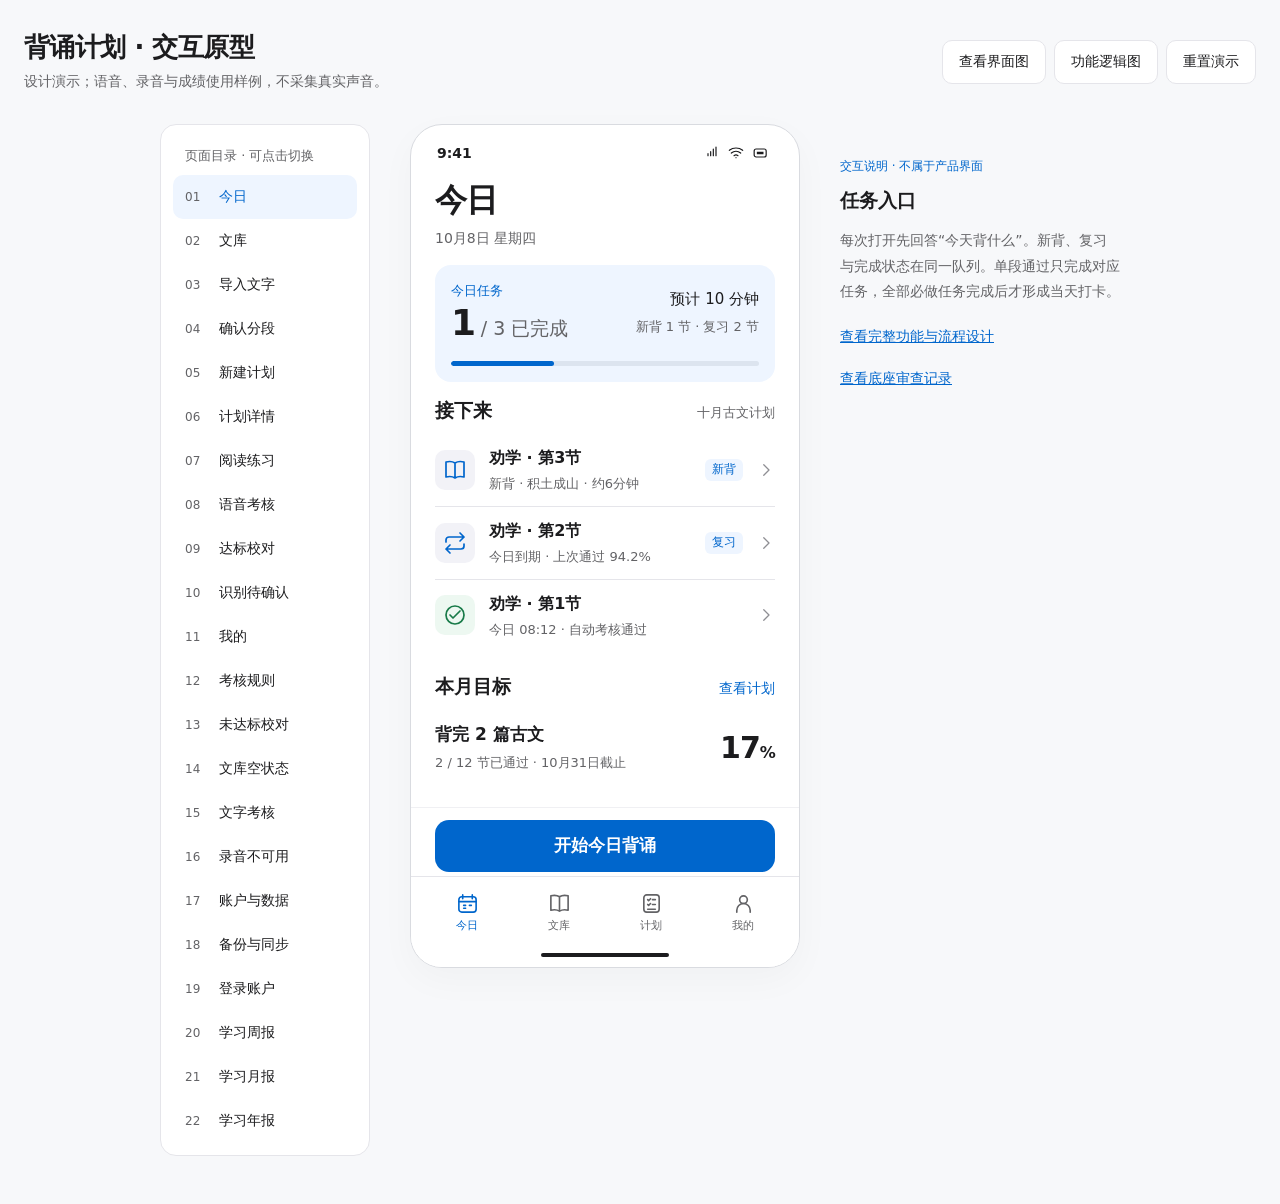
<file: ui/index.html>
<!doctype html>
<html lang="zh-CN">
<head>
  <meta charset="UTF-8">
  <meta name="viewport" content="width=device-width, initial-scale=1">
  <meta name="color-scheme" content="light">
  <title>背诵计划</title>
  <link rel="stylesheet" href="../docs/design-system/tokens.css">
  <link rel="stylesheet" href="styles.css">
</head>
<body>
  <div id="app"></div>
  <script defer src="app.js"></script>
</body>
</html>
</file>
<file: docs/design-system/tokens.css>
:root {
  --bg:#fff; --grouped:#f2f2f7; --surface:#fff; --text:#1c1c1e; --secondary:#636366; --line:#e5e5ea;
  --accent:#0066cc; --accent-soft:#eef5ff; --success:#187a48; --success-soft:#edf8f1;
  --warning:#8b5700; --warning-soft:#fff6e6; --error:#b42318; --error-soft:#fff0ee;
  --font:system-ui,-apple-system,BlinkMacSystemFont,"PingFang SC","Microsoft YaHei",sans-serif;
  --display:32px; --heading:22px; --body:17px; --reading:20px; --label:15px; --caption:13px;
  --s1:4px; --s2:8px; --s3:12px; --s4:16px; --s5:20px; --s6:24px; --s8:32px; --s10:40px;
  --inset:24px; --section-gap:24px; --input-radius:10px; --panel-radius:16px; --sheet-radius:24px;
  --chart-height:96px; --chart-column-width:54px; --chart-bar-width:22px;
  --touch:44px; --primary-height:52px; --feedback:120ms; --transition:200ms;
}

/* 0.2.3: 日期与提醒时间共用系统底部选择器；Flutter Design 映射。 */
:root { --picker-sheet-height: 330px; }

/* 0.2.4: 七列月历铺满宽度，单格触控与 Flutter Design 对齐。 */
:root { --calendar-cell-height: 72px; --small-gap: 8px; }
:root { --comparison-wide-width: 600px; --growth-illustration-size: 120px; }
</file>
<file: ui/styles.css>
*{box-sizing:border-box}body{margin:0;background:#f7f8fa;color:var(--text);font-family:var(--font);font-size:var(--body);-webkit-font-smoothing:antialiased}button,input,textarea,select{font:inherit}button{cursor:pointer}button:focus-visible,a:focus-visible,input:focus-visible,textarea:focus-visible,select:focus-visible{outline:3px solid var(--accent);outline-offset:3px}button{border:0;background:none;color:inherit}a{color:var(--accent)}svg{width:24px;height:24px;stroke:currentColor;fill:none;stroke-width:1.7;stroke-linecap:round;stroke-linejoin:round;flex-shrink:0}button:disabled{opacity:.4;cursor:default}h1,h2,h3,p{margin:0}h1{font-size:var(--display);letter-spacing:-.035em;line-height:1.2;font-weight:750}h2{font-size:var(--heading);line-height:1.3;font-weight:650}h3{font-size:var(--body);line-height:1.4;font-weight:650}.muted{color:var(--secondary)}.small{font-size:var(--caption);line-height:1.5}.label{font-size:var(--label);line-height:1.45}.blue{color:var(--accent)}.green{color:var(--success)}.orange{color:var(--warning)}.red{color:var(--error)}.numeric{font-variant-numeric:tabular-nums}.presentation-header{max-width:1320px;margin:auto;padding:32px 24px 20px;display:flex;justify-content:space-between;align-items:center;gap:24px}.presentation-header h1{font-size:26px;letter-spacing:-.02em}.presentation-header p{font-size:14px;color:var(--secondary);margin-top:8px;line-height:1.5}.presentation-actions{display:flex;gap:8px;flex-wrap:wrap}.presentation-actions button{background:#fff;border:1px solid var(--line);padding:12px 16px;border-radius:10px;font-size:14px;min-height:44px}.prototype-layout{display:grid;grid-template-columns:210px 390px 280px;gap:40px;justify-content:center;align-items:start;padding:12px 24px 48px}.designer-nav{background:#fff;border:1px solid var(--line);border-radius:16px;padding:12px}.designer-nav p{font-size:13px;color:var(--secondary);padding:10px 12px}.designer-nav button{display:flex;gap:12px;align-items:center;width:100%;text-align:left;font-size:14px;min-height:44px;border-radius:10px;padding:10px 12px}.designer-nav button span{font-size:12px;color:var(--secondary);width:22px}.designer-nav button.active{background:var(--accent-soft);color:var(--accent)}.logic-notes{padding-top:16px}.logic-notes h2{font-size:19px}.logic-notes p{font-size:14px;color:var(--secondary);line-height:1.8;margin-top:16px}.logic-notes .note-label{font-size:12px;color:var(--accent);margin-bottom:10px}.logic-notes a{display:block;font-size:14px;margin-top:24px}.phone{width:390px;height:844px;background:var(--bg);border:1px solid #d9dbe0;border-radius:32px;display:flex;flex-direction:column;overflow:hidden;box-shadow:0 12px 36px #1c1c1e08;position:relative}.statusbar{height:44px;flex-shrink:0;display:flex;align-items:center;justify-content:space-between;padding:12px 26px 0;font-size:14px;font-weight:650}.status-icons{display:flex;align-items:center;gap:6px}.status-icons svg{width:16px;height:16px;stroke-width:1.8}.status-icons .battery{width:23px}.toolbar{height:48px;display:flex;justify-content:space-between;align-items:center;padding:0 12px;flex-shrink:0}.toolbar .back{display:flex;align-items:center;color:var(--accent);font-size:16px;min-height:44px;padding:0 4px;gap:2px}.toolbar .back svg{width:22px}.toolbar strong{font-size:17px;font-weight:650}.toolbar .right{color:var(--accent);font-size:15px;padding:10px 12px;min-width:60px;min-height:44px}.large-header{padding:20px var(--inset) 20px;flex-shrink:0}.header-row{display:flex;justify-content:space-between;align-items:center}.header-row button{color:var(--accent);width:44px;height:44px;display:grid;place-items:center;margin-right:-8px}.large-header .subtitle{margin-top:8px;font-size:14px;line-height:1.5;color:var(--secondary)}.scroll-body{flex:1;min-height:0;overflow-y:auto;overflow-x:hidden;padding:0 var(--inset) 16px;scrollbar-width:none}.scroll-body::-webkit-scrollbar{display:none}.scroll-body.grouped{background:var(--grouped);padding-top:20px}.section{margin-bottom:24px}.section-heading{display:flex;justify-content:space-between;align-items:baseline;margin-bottom:12px;gap:12px}.section-heading h2{font-size:19px}.section-heading button{font-size:14px;color:var(--accent);min-height:44px;padding:0}.panel{background:var(--grouped);border-radius:var(--panel-radius);padding:20px}.panel.white{background:#fff}.panel.tint{background:var(--accent-soft)}.panel.success{background:var(--success-soft)}.panel.warning{background:var(--warning-soft)}.panel p{line-height:1.6}.horizontal{display:flex;justify-content:space-between;align-items:center;gap:12px}.summary-number{font-size:36px;letter-spacing:-.035em;font-weight:700;line-height:1.2}.summary-number small{font-size:19px;color:var(--secondary);font-weight:400;letter-spacing:0}.progress{width:100%;height:5px;border-radius:99px;background:#dce4ef;overflow:hidden;margin-top:16px}.progress>span{height:100%;display:block;background:var(--accent);border-radius:inherit}.list{display:flex;flex-direction:column}.list-row{display:flex;gap:14px;align-items:center;min-height:76px;width:100%;padding:16px 0;text-align:left;border-bottom:1px solid var(--line)}.list-row:last-child{border-bottom:0}.row-icon{width:40px;height:40px;border-radius:10px;background:var(--grouped);display:grid;place-items:center;color:var(--accent);flex-shrink:0}.row-icon.green{color:var(--success);background:var(--success-soft)}.row-content{flex:1;min-width:0}.row-content h3{font-size:16px;line-height:1.45}.row-content p{font-size:13px;color:var(--secondary);margin-top:5px;line-height:1.5}.row-chevron{color:#8e8e93;width:18px}.badge{display:inline-flex;align-items:center;gap:4px;border-radius:6px;padding:3px 7px;font-size:12px;line-height:1.3;background:var(--accent-soft);color:var(--accent);white-space:nowrap}.badge.green{color:var(--success);background:var(--success-soft)}.badge.orange{color:var(--warning);background:var(--warning-soft)}.primary,.secondary-button{display:flex;align-items:center;justify-content:center;gap:8px;width:100%;min-height:var(--primary-height);border-radius:14px;font-size:17px;font-weight:600;padding:12px 14px;line-height:1.4}.primary{background:var(--accent);color:#fff}.primary svg{width:21px}.secondary-button{background:var(--grouped);color:var(--accent)}.text-button{min-height:44px;padding:10px;color:var(--accent);font-size:15px;width:100%;text-align:center}.bottom-action{padding:12px var(--inset) 4px;background:#fff;border-top:1px solid #f0f0f3;flex-shrink:0}.bottom-action .small{text-align:center;margin:8px 0;color:var(--secondary)}.home-indicator{height:25px;display:flex;align-items:center;justify-content:center;background:#fff;flex-shrink:0}.home-indicator:after{content:"";width:128px;height:4px;background:#1c1c1e;border-radius:99px}.bottom-tabs{display:flex;height:66px;border-top:1px solid var(--line);padding:8px 10px 2px;background:#fff;flex-shrink:0}.bottom-tabs button{flex:1;display:flex;flex-direction:column;justify-content:center;align-items:center;gap:3px;color:var(--secondary);font-size:11px;min-height:44px}.bottom-tabs button svg{width:23px;height:23px}.bottom-tabs button.selected{color:var(--accent)}.searchbox{display:flex;align-items:center;gap:9px;border-radius:10px;background:var(--grouped);padding:11px 12px;margin-bottom:20px}.searchbox svg{color:#75757a;width:19px;height:19px}.searchbox input{width:100%;border:0;outline:0;background:transparent;color:var(--text);font-size:15px}.segmented{display:flex;padding:3px;background:var(--grouped);border-radius:10px;margin:14px 0 20px}.segmented button{flex:1;min-height:35px;padding:8px 4px;font-size:14px;border-radius:8px;color:var(--secondary)}.segmented button.selected{background:#fff;color:var(--text);box-shadow:0 1px 4px #00000012}.field{margin-bottom:18px}.field>label{display:block;font-size:14px;font-weight:600;margin-bottom:9px}.field input,.field textarea,.field select{width:100%;border:1px solid var(--line);border-radius:var(--input-radius);background:#fff;padding:13px 12px;color:var(--text);font-size:16px;line-height:1.6}.field textarea{resize:vertical;min-height:220px}.field .small{margin-top:7px;color:var(--secondary)}.field-row{display:grid;grid-template-columns:1fr 1fr;gap:12px}.field-row .field input{font-size:14px;min-height:48px}.form-list{background:var(--grouped);border-radius:var(--panel-radius);padding:0 16px}.form-row{display:flex;align-items:center;justify-content:space-between;min-height:55px;padding:12px 0;gap:12px;border-bottom:1px solid var(--line);font-size:15px}.form-row:last-child{border:0}.form-row .value{color:var(--secondary);text-align:right;font-size:14px}.form-row .value.blue{color:var(--accent)}.form-row button{min-height:44px;display:flex;align-items:center;gap:3px;color:var(--accent);font-size:14px}.form-row svg{width:17px}.count-pill{display:inline-flex;align-items:center;justify-content:center;width:30px;height:30px;border-radius:8px;background:var(--grouped);font-size:14px;font-weight:600;flex-shrink:0}.paragraph-item{padding:17px 0;border-bottom:1px solid var(--line)}.paragraph-item .item-heading{display:flex;align-items:center;gap:10px;margin-bottom:9px}.paragraph-item .item-heading h3{font-size:16px;flex:1}.paragraph-item .small{color:var(--secondary)}.paragraph-item p{font-size:16px;line-height:1.8}.paragraph-item .paragraph-actions{display:flex;justify-content:flex-end;gap:16px;margin-top:5px}.paragraph-item .paragraph-actions button{font-size:13px;color:var(--accent);min-height:32px;padding:4px}.info-strip{background:var(--accent-soft);border-radius:10px;padding:12px 14px;font-size:13px;line-height:1.6;color:#355570;margin-bottom:18px}.week{display:flex;justify-content:space-between;gap:4px;margin:12px 0 16px}.week button{width:37px;height:37px;border-radius:50%;border:1px solid var(--line);font-size:14px;background:#fff}.week button.selected{background:var(--accent);color:#fff;border-color:var(--accent)}.calendar{display:grid;grid-template-columns:repeat(7,1fr);gap:5px;text-align:center;font-size:14px}.calendar .weekday{font-size:12px;color:var(--secondary);padding:3px}.calendar .day{height:32px;display:grid;place-items:center;position:relative}.calendar .day.planned:after{content:"";position:absolute;bottom:0;width:3px;height:3px;border-radius:50%;background:var(--accent)}.calendar .day.today{background:var(--accent);color:#fff;border-radius:50%;width:32px;margin:auto}.calendar .day.done{color:var(--success)}.calendar .day.done:after{background:var(--success)}.reading{font-size:var(--reading);line-height:1.9;letter-spacing:.015em;margin:20px 0 24px}.reading p+p{margin-top:20px}.reading .mask{background:var(--grouped);color:transparent;border-radius:3px;user-select:none}.reading-title{text-align:center;margin:22px 0}.reading-title h2{font-size:23px}.reading-title p{margin-top:8px;font-size:14px;color:var(--secondary)}.reading-toolbar{display:flex;justify-content:space-between;margin:0 -3px}.reading-toolbar button{display:flex;flex-direction:column;align-items:center;gap:7px;padding:12px;min-width:74px;color:var(--accent);font-size:13px;min-height:60px}.record-title{text-align:center;margin:26px 0 10px}.record-title h2{font-size:22px}.record-title p{font-size:14px;color:var(--secondary);margin-top:8px}.record-indicator{display:flex;justify-content:center;gap:7px;align-items:center;font-size:14px;color:var(--accent);margin-top:24px}.record-indicator .dot{width:7px;height:7px;border-radius:50%;background:var(--accent)}.record-time{font-size:52px;font-weight:650;letter-spacing:-.03em;text-align:center;margin:12px 0 16px;font-variant-numeric:tabular-nums}.waveform{display:flex;align-items:center;justify-content:center;gap:4px;height:60px;margin:0 0 28px;color:var(--accent)}.waveform i{display:block;width:3px;border-radius:9px;background:currentColor;max-height:60px;opacity:.85}.record-progress{border-top:1px solid var(--line);border-bottom:1px solid var(--line);padding:18px 0;margin-top:20px}.record-tip{font-size:14px;line-height:1.75;color:var(--secondary);text-align:center;margin:16px 6px}.inline-switch{display:flex;justify-content:space-between;align-items:center;gap:12px;padding:15px 0;font-size:14px;border-bottom:1px solid var(--line)}.switch{width:44px;height:26px;background:#d1d1d6;border-radius:99px;padding:2px;display:flex;align-items:center;flex-shrink:0;min-height:26px}.switch:after{content:"";background:white;width:22px;height:22px;border-radius:50%;box-shadow:0 1px 3px #0002}.switch.on{background:var(--success);justify-content:flex-end}.score-hero{text-align:center;padding:23px 0 20px}.score-hero .status-title{display:flex;justify-content:center;align-items:center;gap:7px;font-size:17px;font-weight:600}.score-hero .status-title svg{width:23px}.score-hero .score{font-size:58px;line-height:1.15;letter-spacing:-.045em;font-weight:700;margin-top:10px;font-variant-numeric:tabular-nums}.score-hero .score small{font-size:24px;font-weight:500;letter-spacing:0}.score-hero .score-caption{font-size:13px;color:var(--secondary);margin-top:5px}.rule-line{display:flex;align-items:center;justify-content:space-between;gap:12px;font-size:14px;padding:9px 0}.rule-line svg{width:17px;height:17px}.rule-value{display:flex;align-items:center;gap:6px;font-weight:550;font-variant-numeric:tabular-nums}.diff{font-size:18px;line-height:1.9;margin-top:14px}.diff .miss{background:var(--error-soft);color:var(--error);text-decoration:underline;text-decoration-style:dotted;text-underline-offset:5px;padding:0 2px;border-radius:3px}.diff .uncertain{background:var(--warning-soft);color:var(--warning);border-bottom:1px dashed var(--warning);padding:0 2px}.diff-legend{display:flex;gap:12px;font-size:12px;color:var(--secondary);margin-top:14px}.diff-legend span{display:flex;gap:4px;align-items:center}.legend-dot{width:8px;height:8px;border-radius:2px;background:var(--error-soft);border:1px solid #d88982}.playback{display:flex;align-items:center;gap:12px;background:var(--grouped);border-radius:12px;padding:12px;margin:16px 0}.playback button{width:40px;height:40px;display:grid;place-items:center;background:#fff;border-radius:50%;color:var(--accent);flex-shrink:0}.playback .track{height:3px;background:#d5d5db;flex:1;border-radius:9px}.playback .track span{display:block;height:3px;width:36%;background:var(--accent)}.playback .small{font-variant-numeric:tabular-nums}.review-pair{display:flex;gap:12px;justify-content:space-between;align-items:center;margin:14px 0}.review-pair>div{flex:1;padding:14px 12px;background:var(--grouped);border-radius:10px;text-align:center}.review-pair .word{font-size:24px;font-weight:550;margin-top:6px}.review-pair .uncertain{background:var(--warning-soft)}.stat-grid{display:grid;grid-template-columns:1fr 1fr;gap:16px 24px;padding:4px 0}.stat-grid .stat-number{font-size:30px;font-weight:650;font-variant-numeric:tabular-nums;letter-spacing:-.03em}.stat-grid .stat-number small{font-size:14px;color:var(--secondary);font-weight:400}.stat-grid .small{color:var(--secondary);margin-top:4px}.history-row{padding:14px 0;border-bottom:1px solid var(--line)}.history-row .horizontal{font-size:15px}.history-row .small{margin-top:6px;color:var(--secondary)}.rules-input{display:flex;gap:4px;align-items:center}.rules-input input{width:54px;text-align:right;border:0;background:transparent;color:var(--accent);font-size:17px;min-height:32px;font-variant-numeric:tabular-nums;padding:0}.rules-input span{color:var(--accent)}.empty-state{display:flex;flex-direction:column;align-items:center;justify-content:center;text-align:center;min-height:420px}.empty-state>.row-icon{width:72px;height:72px;border-radius:18px;margin-bottom:22px}.empty-state>.row-icon svg{width:35px;height:35px}.empty-state h2{font-size:22px}.empty-state p{font-size:15px;line-height:1.8;color:var(--secondary);margin:14px 8px 24px}.empty-state .primary{max-width:240px}.checklist{display:flex;flex-direction:column;gap:12px;font-size:14px;margin:16px 0}.checklist>div{display:flex;gap:8px;align-items:center}.checklist svg{width:17px;height:17px;color:var(--success)}.title-kicker{font-size:13px;color:var(--secondary);margin-bottom:8px}.large-text{font-size:30px;font-weight:700;letter-spacing:-.03em}.toast{position:fixed;bottom:24px;left:50%;transform:translateX(-50%);padding:13px 20px;background:#1c1c1e;color:white;border-radius:12px;z-index:30;font-size:14px;box-shadow:0 4px 20px #0002;max-width:90vw}.gallery-header{max-width:1320px;margin:auto;padding:36px 28px 30px}.gallery-header .eyebrow{font-size:13px;color:var(--accent);margin-bottom:12px}.gallery-header h1{font-size:34px}.gallery-header p{font-size:15px;color:var(--secondary);line-height:1.7;margin-top:12px;max-width:800px}.gallery-header .presentation-actions{margin-top:20px}.gallery-grid{max-width:1320px;margin:auto;display:grid;grid-template-columns:repeat(3,390px);gap:28px 36px;justify-content:center;padding:0 24px 40px}.gallery-caption{display:flex;align-items:baseline;gap:10px;margin:0 0 12px;padding:0 4px}.gallery-caption span{font-size:13px;font-variant-numeric:tabular-nums;color:var(--accent)}.gallery-caption h2{font-size:17px}.gallery-caption p{font-size:12px;color:var(--secondary);margin-left:auto}.gallery-item .phone{box-shadow:none}.gallery-footer{font-size:13px;color:var(--secondary);text-align:center;margin:0 auto 30px;max-width:1240px;line-height:1.7}.gallery-item button{cursor:default}.flow-board{max-width:1220px;margin:0 auto;padding:24px}.flow-steps{display:grid;grid-template-columns:repeat(4,1fr);gap:20px}.flow-step{background:white;border:1px solid var(--line);border-radius:16px;padding:24px}.flow-step span{font-size:13px;color:var(--accent)}.flow-step h2{font-size:20px;margin:12px 0}.flow-step p{font-size:14px;line-height:1.8;color:var(--secondary)}.flow-decision{background:#fff;border-radius:20px;border:1px solid var(--line);padding:28px;margin-top:24px}.flow-decision h2{margin-bottom:18px}.flow-decisions{display:grid;grid-template-columns:repeat(3,1fr);gap:24px}.flow-decisions h3{font-size:18px;margin-bottom:10px}.flow-decisions p{font-size:14px;line-height:1.8;color:var(--secondary)}.text-entry{min-height:265px!important}.mic-unavailable{text-align:center;padding-top:36px}.mic-unavailable>.row-icon{margin:0 auto 22px;width:72px;height:72px}.mic-unavailable h2{margin-bottom:14px}.mic-unavailable p{font-size:15px;color:var(--secondary);line-height:1.8}.mic-unavailable .panel{margin-top:32px;text-align:left}.library-filters{margin:0 0 8px}.file-note{padding:14px 0;text-align:center;font-size:13px;color:var(--secondary)}
@media(max-width:1200px){.prototype-layout{grid-template-columns:190px 390px;gap:30px}.logic-notes{display:none}.gallery-grid{grid-template-columns:repeat(2,390px)}.flow-steps{grid-template-columns:repeat(2,1fr)}}
@media(max-width:800px){.prototype-layout{display:flex;flex-direction:column;align-items:center;padding:0 12px 32px}.designer-nav{width:390px;max-width:100%;display:flex;overflow-x:auto;gap:4px;padding:6px;border-radius:12px}.designer-nav p{display:none}.designer-nav button{white-space:nowrap;width:auto;flex-shrink:0}.designer-nav button span{display:none}.presentation-header{padding:20px 16px;align-items:flex-start}.presentation-header h1{font-size:22px}.presentation-actions button{padding:10px 12px}.gallery-grid{grid-template-columns:390px}.gallery-header{padding:24px 20px}.gallery-header h1{font-size:28px}.flow-steps,.flow-decisions{grid-template-columns:1fr}.gallery-item .phone{width:390px}.gallery-caption p{display:none}}
@media(max-width:430px){body:not(.gallery-page){background:white}.presentation-header{display:block;border-bottom:1px solid var(--line);padding:16px}.presentation-header p{font-size:12px}.presentation-header .presentation-actions{margin-top:12px}.prototype-layout{padding:10px 0 0;gap:8px}.designer-nav{border:0;border-radius:0}.prototype-layout .phone{width:100vw;max-width:390px;height:844px;border:0;border-radius:0;box-shadow:none}.gallery-grid{grid-template-columns:minmax(0,390px);padding:0 12px 30px;gap:28px}.gallery-item .phone{width:100%;border-radius:20px}.field-row{gap:8px}.statusbar{padding-left:24px;padding-right:24px}}
.gallery-grid{column-gap:24px;padding-left:20px;padding-right:20px}
#phone-today .large-header{padding-top:12px;padding-bottom:16px}
#phone-today .section{margin-bottom:16px}
#phone-today .panel{padding:16px}
#phone-today .list-row{min-height:70px;padding:12px 0}
#phone-today .scroll-body{padding-bottom:8px}
.week button{width:44px;height:44px}
.segmented button{min-height:44px}
.paragraph-item .paragraph-actions button{min-height:44px}
.switch{position:relative}
.switch:before{content:"";position:absolute;width:44px;height:44px;left:0;top:-9px}
.form-row .switch{min-height:26px;height:26px;padding:2px}
.form-row .switch:after{flex-shrink:0}
.single-page{background:#fff}
.single-page #app{width:390px;height:844px}
.single-page .phone{border:0;border-radius:0;box-shadow:none}
@media(prefers-reduced-motion:reduce){*{animation:none!important;transition:none!important}}
@media(max-width:360px){.week{justify-content:flex-start;flex-wrap:wrap;gap:8px}}

.inline-link{display:inline;padding:0 3px;color:var(--accent);font-size:inherit;text-decoration:underline;min-height:44px}
.month-bars .bars{display:flex;gap:5px;align-items:flex-end;justify-content:space-between;height:108px}.bars>div{display:flex;flex:1;flex-direction:column;align-items:center;gap:5px;font-size:11px;color:var(--secondary)}.bars i{display:block;background:var(--accent);width:13px;border-radius:3px 3px 0 0}.bars .small{font-size:10px}
.report-body .section{margin-bottom:20px}.report-body .stat-number{font-size:26px}.report-body .list-row{padding:12px 0;min-height:68px}
</file>
